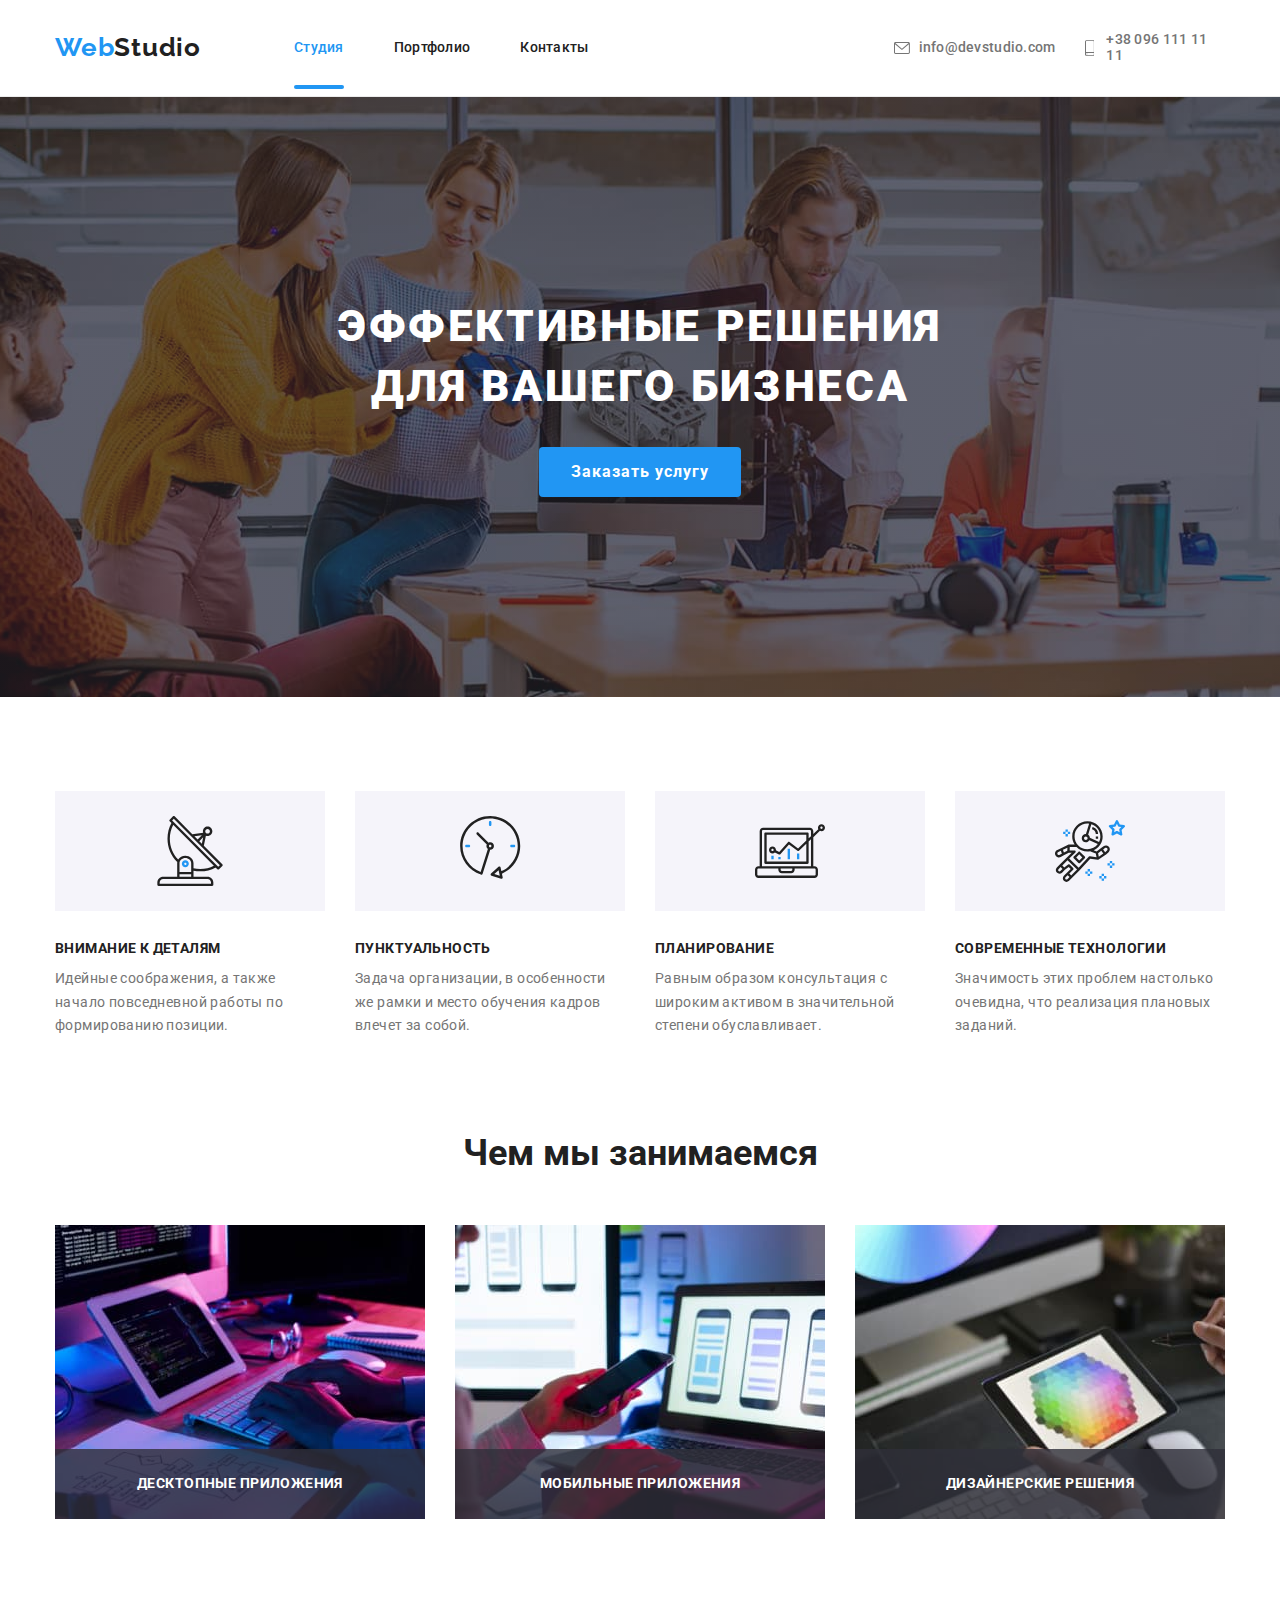
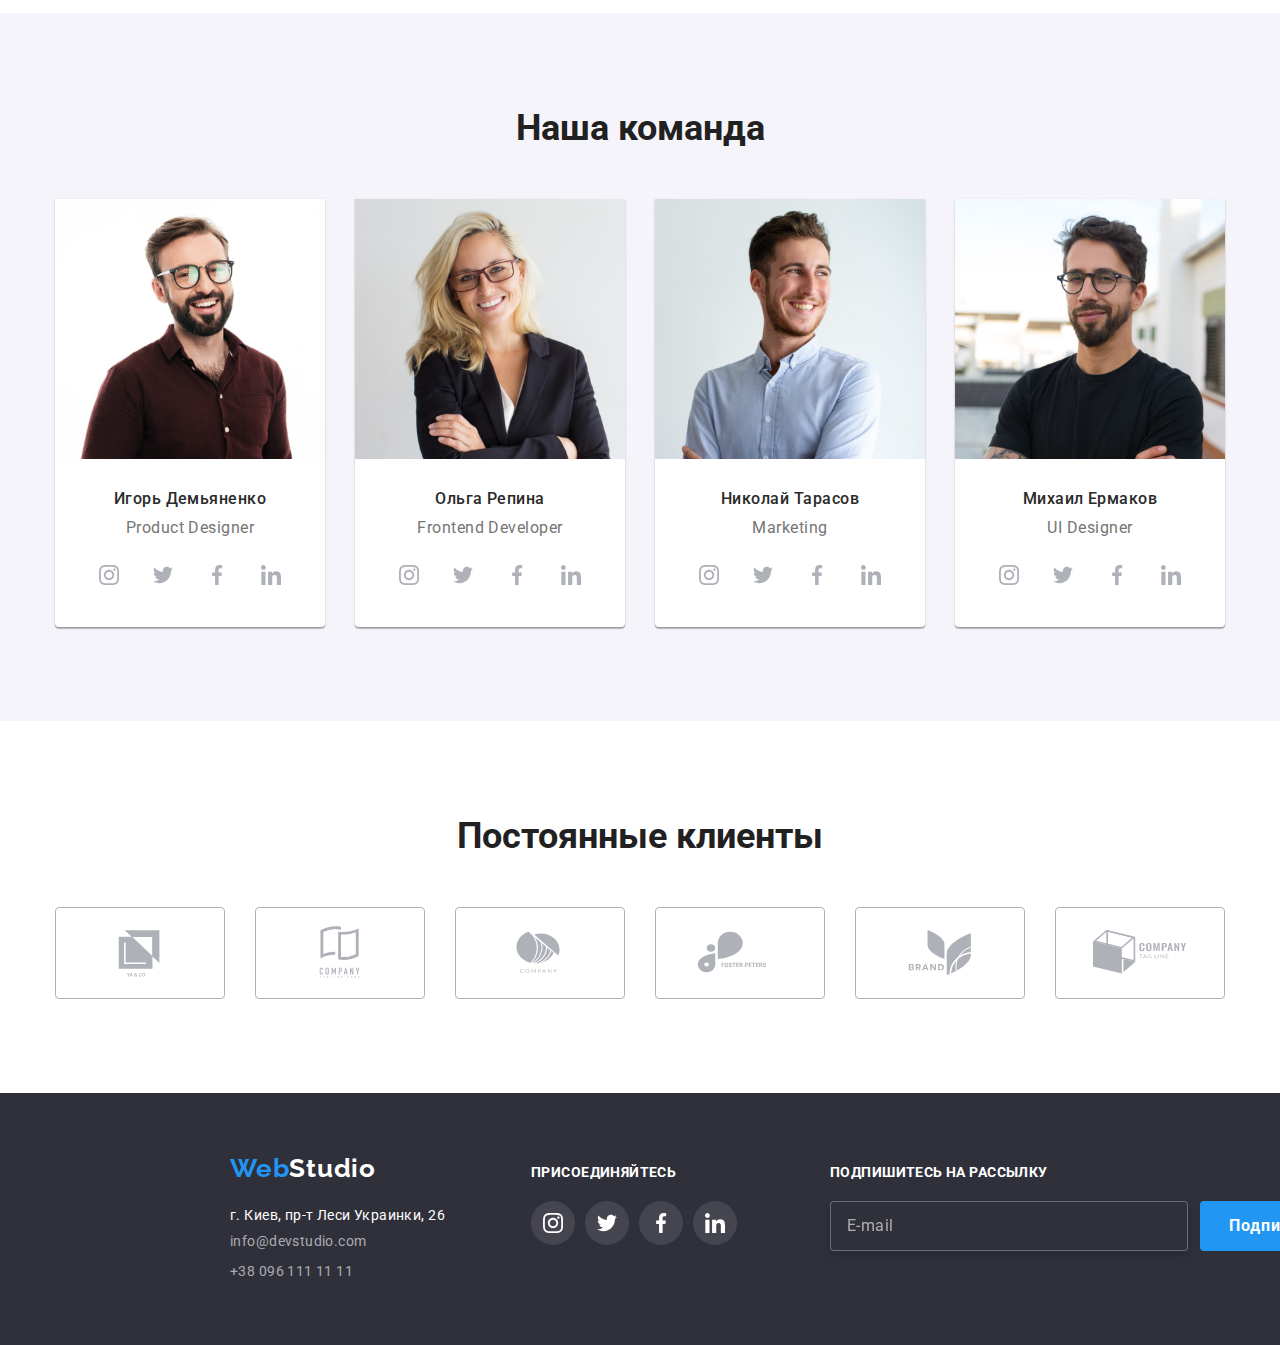
<file: index.html>
<!DOCTYPE html>
<html lang="ru">
<head>
  <meta charset="UTF-8">
  <meta http-equiv="X-UA-Compatible" content="IE=edge">
  <meta name="viewport" content="width=device-width, initial-scale=1.0">
  <title>WebStudio</title>

  <!-- Fontfamily -->
  <link 
  rel="preconnect" 
  href="https://fonts.googleapis.com"
  >
  <link 
  rel="preconnect" 
  href="https://fonts.gstatic.com" crossorigin
  >
  <link 
  href="https://fonts.googleapis.com/css2?family=Raleway:wght@700&family=Roboto:wght@400;500;700;900&display=swap" 
  rel="stylesheet"
  >
  <!-- Normalize -->
  <link 
  rel="stylesheet" 
  href="https://cdnjs.cloudflare.com/ajax/libs/modern-normalize/1.1.0/modern-normalize.min.css"
  >
  <!-- Css -->
  <link 
  rel="stylesheet" 
  href="./css/styles.css"
  >
</head>
<body>

  <!-- Header -->

  <header class="header">
    <div class= "container nav-container">
      <nav class="nav-list">
        <a href="./" class="logo-header logo link" aria-label="WebStudio">
          <span class="logo-web">Web</span>Studio
        </a>
        <ul class="site-nav list">
          <li class="nav-element"><a href="" class="nav-link link current" aria-label="Студия">Студия</a></li>
          <li class="nav-element"><a href="./portfolio.html" class="nav-link link" aria-label="Портфолио">Портфолио</a></li>
          <li class="nav-element"><a href="" class="nav-link link" aria-label="Контакты">Контакты</a></li>
        </ul>
      </nav>

      <ul class="contacts-list list">
        <li class="contacts-item">
          <a href="mailto:info@devstudio.com" class="contacts-link link " aria-label="Mail">
            <svg class="mail-icon"
              width="16px"
              height="12px">
              <use href="./images/icons.svg#icon-envelope"></use>
            </svg>info@devstudio.com
          </a>
        </li>
        <li class="contacts-item">
          <a href="tel:+380961111111" class="contacts-link link " aria-label="Phone number">
            <svg class="tell-icon"
              width="10px"
              height="16px">
              <use href="./images/icons.svg#icon-smartphone"></use>
            </svg>+38 096 111 11 11
          </a>
        </li>
      </ul>
    </div>
  </header>

<!-- Main -->

  <main>

<!-- Hero -->

    <section class="hero">
      <div class=" hero-container container ">
        <h1 class="hero-title">Эффективные решения для вашего бизнеса</h1>
        <button class="button" type="button" data-modal-open >Заказать услугу</button>
      </div>
    </section>

<!-- Feature -->

    <section class="feature-section">
      <div class="container">
        <h2 class="visually-hidden">Преимущество</h2>
        <ul class="feature-list list">
          <li class="feature-item">
            <div class="feature-icon-container">
            <svg class="feature-icon"
            width="70px" 
            height="70px">
              <use href="./images/icons.svg#icon-antenna"></use>
            </svg>
            </div>
            <h3 class="feature-title">Внимание к деталям</h3>
            <p class="feature-subtitle">Идейные соображения, а также начало повседневной работы по формированию позиции.</p>
          </li>
          <li class="feature-item">
            <div class="feature-icon-container">
              <svg class="feature-icon"
            width="70px" 
            height="70px">
              <use href="./images/icons.svg#icon-clock"></use>
            </svg>
            </div>
            <h3 class="feature-title">Пунктуальность</h3>
            <p class="feature-subtitle">Задача организации, в особенности же рамки и место обучения кадров влечет за собой.</p>
          </li>
          <li class="feature-item">
            <div class="feature-icon-container">
              <svg class="feature-icon"
            width="70px" 
            height="70px">
              <use href="./images/icons.svg#icon-diagram"></use>
            </svg>
            </div>
            <h3 class="feature-title">Планирование</h3>
            <p class="feature-subtitle">Равным образом консультация с широким активом в значительной степени обуславливает.</p>
          </li>
          <li class="feature-item">
            <div class="feature-icon-container">
              <svg class="feature-icon"
            width="70px" 
            height="70px">
              <use href="./images/icons.svg#icon-astronaut"></use>
            </svg>
            </div>
            <h3 class="feature-title">Современные технологии</h3>
            <p class="feature-subtitle">Значимость этих проблем настолько очевидна, что реализация плановых заданий.</p>
          </li>
        </ul>
      </div>

    </section>

<!-- Services -->

    <section class="services-section">
      <div class="container">
        <h2 class="section-title">Чем мы занимаемся</h2>
        <ul class="services-list list">
          <li class="services-item">
              <img src="./images/layout.jpg" class="image" alt="Программирование" width="370">
          <p class="services-description">Десктопные приложения</p>
            </li>
          <li class="services-item">
              <img src="./images/design.jpg" class="image" alt="Дизайн" width="370">
          <p class="services-description">Мобильные приложения</p>
            </li>
          <li class="services-item">
              <img src="./images/colorontablet.jpg" class="image" alt="Выбор цвета на графическом планшете" width="370">
          <p class="services-description">Дизайнерские решения</p>
            </li>
        </ul>
      </div>
    </section>

<!-- Team -->

    <section class="team-section">
      <div class="container">
        <h2 class="section-title">Наша команда</h2>
        <ul class="team-list list">
            <li class="team-card">
              <img src="./images/igordemyanenko.jpg" class="image" alt="Игорь Демьяненко" width="270">
            <div class="card-title">
              <h3 class="team-title">Игорь Демьяненко</h3>
              <p class="team-description">Product Designer</p>
              <ul class="social-list list">
                <li class="social-item">
                  <a href="" class="social-element" aria-label="instagram">
                    <svg class="social-icon "
                    height="20px"
                    width="20px">
                      <use href="images/icons.svg#icon-instagram" ></use>
                    </svg>
                  </a></li>
                <li class="social-item">
                  <a href="" class="social-element" aria-label="twitter">
                    <svg class="social-icon "
                    height="20px"
                    width="20px">
                      <use href="images/icons.svg#icon-twitter" ></use>
                    </svg>
                  </a></li>
                <li class="social-item">
                  <a href="" class="social-element"  aria-label="facebook">
                    <svg class="social-icon "
                    height="20px"
                    width="20px">
                      <use href="images/icons.svg#icon-facebook" ></use>
                    </svg>
                  </a></li>
                <li class="social-item">
                  <a href="" class="social-element"  aria-label="linkedin">
                    <svg class="social-icon "
                    height="20px"
                    width="20px">
                      <use href="images/icons.svg#icon-linkedin" ></use>
                    </svg>
                  </a></li>
              </ul>
            </div>
            </li>
            <li class="team-card">
              <img src="./images/olgarepina.jpg" class="image" alt="Ольга Репина" width="270">
            <div class="card-title">
              <h3 class="team-title">Ольга Репина</h3>
              <p class="team-description">Frontend Developer</p>
              <ul class="social-list list">
                <li class="social-item">
                  <a href="" class="social-element">
                    <svg class="social-icon "
                    height="20px"
                    width="20px">
                      <use href="images/icons.svg#icon-instagram" ></use>
                    </svg>
                  </a></li>
                <li class="social-item">
                  <a href="" class="social-element">
                    <svg class="social-icon "
                    height="20px"
                    width="20px">
                      <use href="images/icons.svg#icon-twitter" ></use>
                    </svg>
                  </a></li>
                <li class="social-item">
                  <a href="" class="social-element">
                    <svg class="social-icon "
                    height="20px"
                    width="20px">
                      <use href="images/icons.svg#icon-facebook" ></use>
                    </svg>
                  </a></li>
                <li class="social-item">
                  <a href="" class="social-element">
                    <svg class="social-icon "
                    height="20px"
                    width="20px">
                      <use href="images/icons.svg#icon-linkedin" ></use>
                    </svg>
                  </a></li>
              </ul>
              </div>
            </li>
            <li class="team-card">
              <img src="./images/nikolaitarasov.jpg" class="image" alt="Николай Тарасов" width="270">
            <div class="card-title">
              <h3 class="team-title">Николай Тарасов</h3>
              <p class="team-description">Marketing</p>
              <ul class="social-list list">
                <li class="social-item">
                  <a href="" class="social-element">
                    <svg class="social-icon "
                    height="20px"
                    width="20px">
                      <use href="images/icons.svg#icon-instagram" ></use>
                    </svg>
                  </a></li>
                <li class="social-item">
                  <a href="" class="social-element">
                    <svg class="social-icon "
                    height="20px"
                    width="20px">
                      <use href="images/icons.svg#icon-twitter" ></use>
                    </svg>
                  </a></li>
                <li class="social-item">
                  <a href="" class="social-element">
                    <svg class="social-icon "
                    height="20px"
                    width="20px">
                      <use href="images/icons.svg#icon-facebook" ></use>
                    </svg>
                  </a></li>
                <li class="social-item">
                  <a href="" class="social-element">
                    <svg class="social-icon "
                    height="20px"
                    width="20px">
                      <use href="images/icons.svg#icon-linkedin" ></use>
                    </svg>
                  </a></li>
              </ul>
            </div>
            </li>
            <li class="team-card">
              <img src="./images/mikhailermakov.jpg" class="image" alt="Михаил Ермаков" width="270">
            <div class="card-title">
              <h3 class="team-title">Михаил Ермаков</h3>
              <p class="team-description">UI Designer</p>
              <ul class="social-list list">
                <li class="social-item">
                  <a href="" class="social-element">
                    <svg class="social-icon "
                    height="20px"
                    width="20px">
                      <use href="images/icons.svg#icon-instagram" ></use>
                    </svg>
                  </a></li>
                <li class="social-item">
                  <a href="" class="social-element">
                    <svg class="social-icon "
                    height="20px"
                    width="20px">
                      <use href="images/icons.svg#icon-twitter" ></use>
                    </svg>
                  </a></li>
                <li class="social-item">
                  <a href="" class="social-element">
                    <svg class="social-icon "
                    height="20px"
                    width="20px">
                      <use href="images/icons.svg#icon-facebook" ></use>
                    </svg>
                  </a></li>
                <li class="social-item">
                  <a href="" class="social-element">
                    <svg class="social-icon "
                    height="20px"
                    width="20px">
                      <use href="images/icons.svg#icon-linkedin" ></use>
                    </svg>
                  </a></li>
              </ul>
            </div>
          </li>
        </ul>
      </div>
    </section>

<!-- Our clients -->

<section class="clients-section">
<div class="container">
    <h2 class="section-title">Постоянные клиенты</h2>
  <ul class="clients-list list">
    <li class="clients-item">
    <a  class="clients-icon" href="">
      <svg class="feature-icon "
          width="106px" 
          height="60px">
          <use href="./images/icons.svg#icon-logo-1"></use>
        </svg>
    </a>
    </li>
    <li class="clients-item">
    <a  class="clients-icon" href="">
      <svg class="feature-icon "
          width="106px" 
          height="60px">
          <use href="./images/icons.svg#icon-logo-2"></use>
        </svg>
    </a>
    </li>
    <li class="clients-item">
    <a  class="clients-icon" href="">
      <svg class="feature-icon "
          width="106px" 
          height="60px">
          <use href="./images/icons.svg#icon-logo-3"></use>
        </svg>
    </a>
    </li>
    <li class="clients-item">
    <a class="clients-icon" href="">
      <svg class="feature-icon "
          width="106px" 
          height="60px">
          <use href="./images/icons.svg#icon-logo-4"></use>
        </svg>
    </a>
    </li>
    <li class="clients-item">
    <a  class="clients-icon" href="">
      <svg class="feature-icon "
          width="106px" 
          height="60px">
          <use href="./images/icons.svg#icon-logo-5"></use>
        </svg>
    </a>
    </li>
    <li class="clients-item">
    <a  class="clients-icon" href="">
      <svg class="feature-icon "
          width="106px" 
          height="60px">
          <use href="./images/icons.svg#icon-logo-6"></use>
        </svg>
    </a>
    </li>
  </ul>
</div>
</section>
  </main>

<!-- Footer -->

  <footer class="footer">
    <div class="container">
      <div>
        <a href="./" class="logo-footer logo link" aria-label="WebStudio">
          <span class="logo-web">Web</span>Studio
        </a>
        <address class="address">
          <ul class="contacts-footer list">
            <li class="address-item"><a href="/" class="contacts-address link" aria-label="address">г. Киев, пр-т Леси Украинки, 26</a></li>
            <li class="address-item"><a href="mailto:info@devstudio.com" class="contacts-link link" aria-label="Mail">info@devstudio.com</a></li>
            <li class="address-item"><a href="tel:+380961111111" class="contacts-link link" aria-label="Phone number">+38 096 111 11 11</a></li>
          </ul>
        </address>
      </div>
      <div class="footer-social-container">
          <b class="subscribe">присоединяйтесь</b>
          <ul class="footer-social-list list">
            <li class="footer-social-item">
                    <a href="" class="footer-social-element" aria-label="instagram">
                      <svg class="footer-social-icon"
                      height="20px"
                      width="20px">
                        <use href="images/icons.svg#icon-instagram" ></use>
                      </svg>
                    </a></li>
                  <li class="footer-social-item">
                    <a href="" class="footer-social-element" aria-label="twitter">
                      <svg class="footer-social-icon"
                      height="20px"
                      width="20px">
                        <use href="images/icons.svg#icon-twitter" ></use>
                      </svg>
                    </a></li>
                  <li class="footer-social-item">
                    <a href="" class="footer-social-element" aria-label="facebook">
                      <svg class="footer-social-icon"
                      height="20px"
                      width="20px">
                        <use href="images/icons.svg#icon-facebook" ></use>
                      </svg>
                    </a></li>
                  <li class="footer-social-item">
                    <a href="" class="footer-social-element"  aria-label="linkedin">
                      <svg class="footer-social-icon"
                      height="20px"
                      width="20px">
                        <use href="images/icons.svg#icon-linkedin" ></use>
                      </svg>
                    </a></li>
          </ul>
      </div> 

      <div class="footer-form-container">
        <p class="subscribe footer-form-title">Подпишитесь на рассылку</p>
        <form class="footer-form">
            <input class="footer-email-input" type="email" name="email" placeholder="E-mail">
          <button class="button fotter-button" type="submit">
            Подписаться
            <svg class="footer-icon"
              width="24px"
              height="24px">
              <use href="./images/icons.svg#icon-send"></use>
            </svg>
          </button>
        </form>
      </div>
    </div>
  </footer>

<!-- Modal -->

  <div class="backdrop is-hidden" data-modal>
    <div class="modal">


    <div class="modal-container"  role="group" aria-labelledby="contact-details-head">
        <p class="modal-title" id="contact-details-head">Оставьте свои данные, мы вам перезвоним</p>
      <form class="modal-form">

        <label class="label">
          Имя
          <input class="modal-input" type="text" name="name" autofocus>
        <svg class="modal-icon"
          width="18px"
          height="18px">
          <use href="./images/icons.svg#icon-person-black">
          </use>
        </svg>
        </label>

        <label class="label">
          Телефон
          <input class="modal-input" type="tel" name="phone_number">
        <svg class="modal-icon"
          width="18px"
          height="18px">
          <use href="./images/icons.svg#icon-phone-black"></use>
        </svg>
        </label>

        <label class="label">
          Почта
          <input class="modal-input" type="email" name="email">
        <svg class="modal-icon"
          width="18px"
          height="18px">
          <use href="./images/icons.svg#icon-email-black"></use>
        </svg>
        </label>

        <label class="label label-texteria">
          Комментарий
        <textarea  class="textarea" name="Comment" rows="7" placeholder="Введите текст"></textarea>
        </label>

        <label class="label agreement">
          <input class="input-checkbox visually-hidden" id="user-checkbox" tabindex="-1" type="checkbox" name="consent" value="consent">
          <span class="fake" aria-labelledby="user-checkbox" tabindex="0">
            <svg class="icon-fake"
            width="11px"
            height="8px">
              <use href="./images/icons.svg#icon-Vector"></use>
            </svg>
          </span>
          Соглашаюсь с рассылкой и принимаю&nbsp;
          <a class="agreement-link" href="/">Условия договора</a>
          </label>

        <button class="button modal-button" type="submit">Отправить</button>
      </form>
    </div>
      <button class="modal-close" type="button" data-modal-close>
        <svg class="modal-close-icon"
        width="18px"
        height="18px">
          <use href="./images/icons.svg#icon-close-black"></use>
        </svg>
      </button>
    </div>
  </div>

  <script src="./js/modal.js"></script>
</body>
</html>
</file>
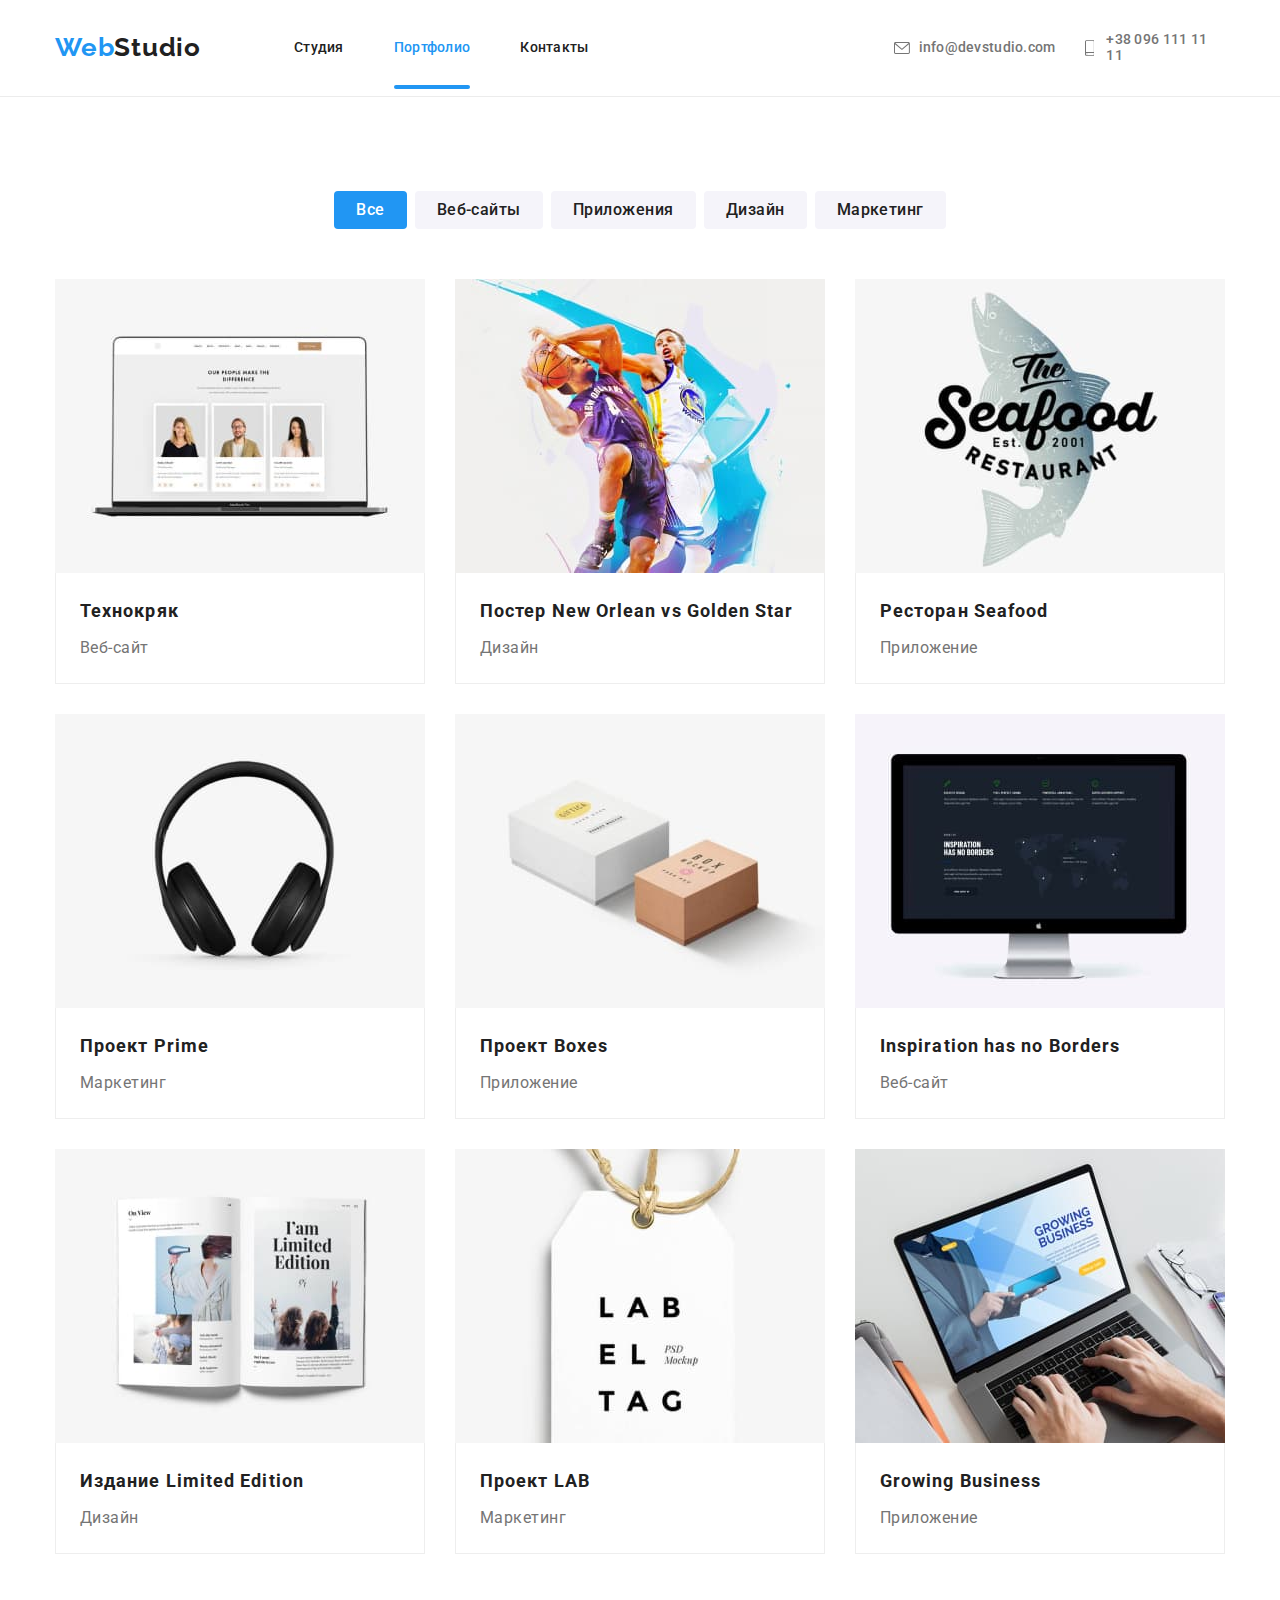
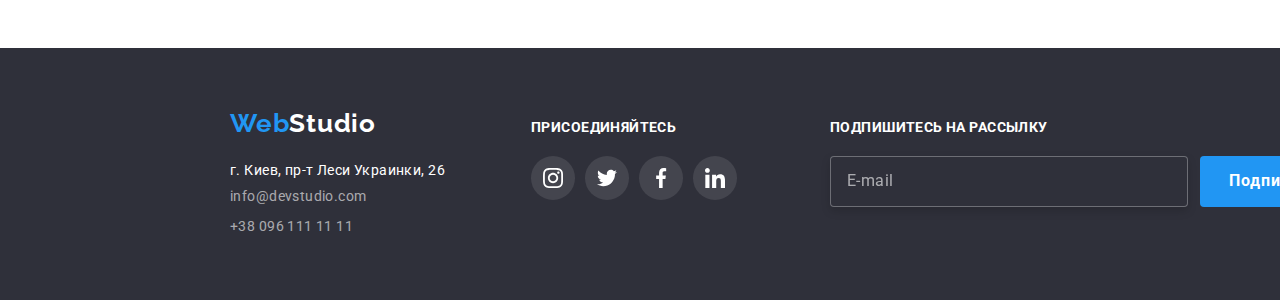
<file: portfolio.html>
<!DOCTYPE html>
<html lang="en">
<head>
  <meta charset="UTF-8">
  <meta http-equiv="X-UA-Compatible" content="IE=edge">
  <meta name="viewport" content="width=device-width, initial-scale=1.0">
  <title>WebStudio</title>

  <!-- Fontfamily -->
  <link rel="preconnect" href="https://fonts.googleapis.com">
  <link rel="preconnect" href="https://fonts.gstatic.com" crossorigin>
  <link href="https://fonts.googleapis.com/css2?family=Raleway:wght@700&family=Roboto:wght@400;500;700;900&display=swap" rel="stylesheet">
  <!-- Normalize -->
  <link 
  rel="stylesheet" 
  href="https://cdnjs.cloudflare.com/ajax/libs/modern-normalize/1.1.0/modern-normalize.min.css"
  >
  <!-- Css -->
  <link rel="stylesheet" href="./css/styles.css">
</head>
<body>

  <!-- Header -->

  <header class="header">
    <div class= "container nav-container">
      <nav class="nav-list">
        <a href="./" class=" logo-header logo link" aria-label="WebStudio">
          <span class="logo-web">Web</span>Studio
        </a>
        <ul class="site-nav list">
          <li class="nav-element"><a href="./index.html" class="nav-link link" aria-label="Студия">Студия</a></li>
          <li class="nav-element"><a href="./portfolio.html" class="nav-link link current" aria-label="Портфолио">Портфолио</a></li>
          <li class="nav-element"><a href="" class="nav-link link" aria-label="Контакты">Контакты</a></li>
        </ul>
      </nav>

      <ul class="contacts-list list">
        <li class="contacts-item">
          <a href="mailto:info@devstudio.com" class="contacts-link link" aria-label="Mail">
            <svg class="mail-icon"
              width="16px"
              height="12px">
              <use href="./images/icons.svg#icon-envelope"></use>
            </svg>info@devstudio.com
          </a>
        </li>
        <li class="contacts-item">
          <a href="tel:+380961111111" class="contacts-link link" aria-label="Phone number">
            <svg class="tell-icon"
              width="10px"
              height="16px">
              <use href="./images/icons.svg#icon-smartphone"></use>
            </svg>+38 096 111 11 11
          </a>
        </li>
      </ul>
    </div>
  </header>

<!-- Main -->

  <main>

<!-- Filter -->
<section class="section-portfolio">
  <div class="container">
  <h1 class="visually-hidden">Наши работы</h1>
  <ul class="filter list">
    <li class="filter-item"><button type="button" class="filter-button current">Все</button></li>
    <li class="filter-item"><button type="button" class="filter-button">Веб-сайты</button></li>
    <li class="filter-item"><button type="button" class="filter-button">Приложения</button></li>
    <li class="filter-item"><button type="button" class="filter-button">Дизайн</button></li>
    <li class="filter-item"><button type="button" class="filter-button">Маркетинг</button></li>
  </ul>

  <!-- Portfolio -->
  
      <ul class="portfolio list">
    <li class="portfolio-card">
        <a href="/" target="_blank" class="link portfolio-link">
        <div class="portfolio-overlay">
          <p class="portfolio-text-overlay">Ресурс предлагает комплексные предложения с разным уровнем функционала и сервисов. Все это позволит посетителю получить исчерпывающие сведения о компании или частном лице.</p>
          <img src="./images/technokriak.jpg" class="image" alt="Технокряк" width="370">
        </div>
          <div class= "portfolio-title-descr">
        <h3 class="portfolio-title">Технокряк</h3>
        <p class="description">Веб-сайт</p>
        </div>  
      </a>
    </li>
    <li class="portfolio-card">
        <a href="/" target="_blank" class="link portfolio-link">
        <div class="portfolio-overlay">
          <p class="portfolio-text-overlay">Ресурс предлагает комплексные предложения с разным уровнем функционала и сервисов. Все это позволит посетителю получить исчерпывающие сведения о компании или частном лице.</p>
          <img src="./images/bassketball.jpg" class="image" alt="Баскетболисты" width="370">
        </div>
          <div class="portfolio-title-descr">
        <h3 class="portfolio-title">Постер New Orlean vs Golden Star</h3>
        <p class="description">Дизайн</p>
        </div>
      </a>
    </li>
    <li class="portfolio-card">
      <a href="/" target="_blank" class="link portfolio-link">
        <div class="portfolio-overlay">
          <p class="portfolio-text-overlay">Ресурс предлагает комплексные предложения с разным уровнем функционала и сервисов. Все это позволит посетителю получить исчерпывающие сведения о компании или частном лице.</p>
          <img src="./images/seafood.jpg" class="image" alt="Эмблема в виде рыбы" width="370">
        </div>
          <div class="portfolio-title-descr">
        <h3 class="portfolio-title">Ресторан Seafood</h3>
        <p class="description">Приложение</p>
        </div>
      </a>
    </li>
    <li class="portfolio-card">
      <a href="/" target="_blank" class="link portfolio-link">
        <div class="portfolio-overlay">
          <p class="portfolio-text-overlay">Ресурс предлагает комплексные предложения с разным уровнем функционала и сервисов. Все это позволит посетителю получить исчерпывающие сведения о компании или частном лице.</p>
          <img src="./images/headphone.jpg" class="image" alt="Наушники" width="370">
        </div>
          <div class="portfolio-title-descr">
        <h3 class="portfolio-title">Проект Prime</h3>
        <p class="description">Маркетинг</p>
        </div>
      </a>
    </li>
    <li class="portfolio-card">
      <a href="/" target="_blank" class="link portfolio-link">
        <div class="portfolio-overlay">
          <p class="portfolio-text-overlay">Ресурс предлагает комплексные предложения с разным уровнем функционала и сервисов. Все это позволит посетителю получить исчерпывающие сведения о компании или частном лице.</p>
          <img src="./images/boxes.jpg" class="image" alt="Коробки" width="370" >
        </div>
          <div class="portfolio-title-descr">
        <h3 class="portfolio-title">Проект Boxes</h3>
        <p class="description">Приложение</p>
        </div>
      </a>
    </li>
    <li class="portfolio-card">
      <a href="/" target="_blank" class="link portfolio-link">
        <div class="portfolio-overlay">
          <p class="portfolio-text-overlay">Ресурс предлагает комплексные предложения с разным уровнем функционала и сервисов. Все это позволит посетителю получить исчерпывающие сведения о компании или частном лице.</p>
          <img src="./images/website.jpg" class="image" alt="Веб-сайт" width="370">
        </div>
          <div class="portfolio-title-descr">
        <h3 class="portfolio-title">Inspiration has no Borders</h3>
        <p class="description">Веб-сайт</p>
        </div>
      </a>
    </li>
    <li class="portfolio-card">
      <a href="/" target="_blank" class="link portfolio-link">
        <div class="portfolio-overlay">
          <p class="portfolio-text-overlay">Ресурс предлагает комплексные предложения с разным уровнем функционала и сервисов. Все это позволит посетителю получить исчерпывающие сведения о компании или частном лице.</p>
          <img src="./images/book.jpg" class="image" alt="Книга" width="370">
        </div>
        <div class="portfolio-title-descr">
          <h3 class="portfolio-title">Издание Limited Edition</h3>
          <p class="description">Дизайн</p>
        </div>
      </a>
    </li>
    <li class="portfolio-card">
      <a href="/" target="_blank" class="link portfolio-link">
        <div class="portfolio-overlay">
          <p class="portfolio-text-overlay">Ресурс предлагает комплексные предложения с разным уровнем функционала и сервисов. Все это позволит посетителю получить исчерпывающие сведения о компании или частном лице.</p>
          <img src="./images/labeltag.jpg" class="image" alt="Метка" width="370">
        </div>
          <div class="portfolio-title-descr">
        <h3 class="portfolio-title">Проект LAB</h3>
        <p class="description">Маркетинг</p>
        </div>
      </a>
    </li>
    <li class="portfolio-card">
      <a href="/" target="_blank" class="link portfolio-link">
        <div class="portfolio-overlay">
          <p class="portfolio-text-overlay">Ресурс предлагает комплексные предложения с разным уровнем функционала и сервисов. Все это позволит посетителю получить исчерпывающие сведения о компании или частном лице.</p>
          <img src="./images/growingbusiness.jpg" class="image" alt="Сайт на мониторе" width="370">
        </div>
          <div class="portfolio-title-descr">
        <h3 class="portfolio-title">Growing Business</h3>
        <p class="description">Приложение</p>
        </div>
      </a>
      </li>
  </ul>
  </div>

</section>
  </main>

<!-- Footer -->

  <footer class="footer">
    <div class="container">
      <div>
        <a href="./" class="logo-footer logo link" aria-label="WebStudio">
          <span class="logo-web">Web</span>Studio
        </a>
        <address class="address">
          <ul class="contacts-footer list">
            <li class="address-item"><a href="/" class="contacts-address link" aria-label="address">г. Киев, пр-т Леси Украинки, 26</a></li>
            <li class="address-item"><a href="mailto:info@devstudio.com" class="contacts-link link" aria-label="Mail">info@devstudio.com</a></li>
            <li class="address-item"><a href="tel:+380961111111" class="contacts-link link" aria-label="Phone number">+38 096 111 11 11</a></li>
          </ul>
        </address>
      </div>
      <div class="footer-social-container">
          <b class="subscribe">присоединяйтесь</b>
          <ul class="footer-social-list list">
            <li class="footer-social-item">
                    <a href="" class="footer-social-element" aria-label="instagram">
                      <svg class="footer-social-icon"
                      height="20px"
                      width="20px">
                        <use href="images/icons.svg#icon-instagram" ></use>
                      </svg>
                    </a></li>
                  <li class="footer-social-item">
                    <a href="" class="footer-social-element" aria-label="twitter">
                      <svg class="footer-social-icon"
                      height="20px"
                      width="20px">
                        <use href="images/icons.svg#icon-twitter" ></use>
                      </svg>
                    </a></li>
                  <li class="footer-social-item">
                    <a href="" class="footer-social-element" aria-label="facebook">
                      <svg class="footer-social-icon"
                      height="20px"
                      width="20px">
                        <use href="images/icons.svg#icon-facebook" ></use>
                      </svg>
                    </a></li>
                  <li class="footer-social-item">
                    <a href="" class="footer-social-element"  aria-label="linkedin">
                      <svg class="footer-social-icon"
                      height="20px"
                      width="20px">
                        <use href="images/icons.svg#icon-linkedin" ></use>
                      </svg>
                    </a></li>
          </ul>
      </div> 

      <div class="footer-form-container">
        <p class="subscribe footer-form-title">Подпишитесь на рассылку</p>
        <form class="footer-form">
            <input class="footer-email-input" type="email" name="email" placeholder="E-mail">
          <button class="button fotter-button" type="submit">
            Подписаться
            <svg class="footer-icon"
              width="24px"
              height="24px">
              <use href="./images/icons.svg#icon-send"></use>
            </svg>
          </button>
        </form>
      </div>
    </div>
  </footer>

</body>
</html>
</file>
<file: css/styles.css>
/* Styles for index.html */
:root {
  --primary-text-color: #2a2a2a;
  --title-text-color: #212121;
  --accent-color: #2196F3;
  --primary-white-color: #FFFFFF;
  --grey: #757575;
  --grey-light: rgba(255, 255, 255, 0.6);
  --grey-ultra-light: #F5F4FA;
  --background-color: #2F303A;
  --background-color-for-hero:#C4C4C4;
  /* --primary-bg-color:#E5E5E5; */
} 

/* Box-sizing */
html {
  box-sizing: border-box;
}


/* Body */
body {
  margin: 0;

  /* background-color: var(--primary-bg-color); */
  color: var(--primary-text-color);

  font-size: 14px;
  font-weight: 400;
  line-height: 1.71;
  font-family: Roboto, sans-serif;
}

/* Class .container  */
.container {
  width: 1200px;
  margin: 0 auto;
  padding: 0 15px;
}

/* Class .list  */
.list {
  list-style: none;
  
  margin: 0;
  padding: 0;
}

/* Class .link  */
.link {
  text-decoration: none;
}

/* Class .section-title  */
.section-title {
  color: var(--title-text-color);

  font-size: 36px;
  line-height: 1.17;
  text-align: center;
}

/* Class .image */
.image {
  width: 100%;
  height: auto;
  display:block;
}

/* INDEX.HTML */

/* HEADER */
.header {
  border-bottom: 1px solid #ECECEC
}

.nav-container {
  display: flex;
  align-items: center;
}

.nav-list {
  display: flex;
  align-items: center;
}

/* Logo */

.logo {
  margin-right: 93px;

  color: var(--title-text-color);

  font-family: Raleway;
  font-size: 26px;
  font-weight: 700;
  line-height: 1.19;
  letter-spacing: 0.03em;
}

.logo-web {
  color: var(--accent-color);
}

/* Nav */

.site-nav {
  display: flex;
  align-items: center;
}

.nav-element:not(:last-child) {
  margin-right: 50px;
}

.nav-link {
  display: block;
  padding: 32px 0;

  color: var(--title-text-color);

  font-weight: 500;
  line-height: 1.14;
  letter-spacing: 0.02em;

  transition-timing-function: cubic-bezier(0.4, 0, 0.2, 1);
  transition-duration: 250ms;
  transition-property: color;

}

.nav-link:hover,
.nav-link:focus {
  color: var(--accent-color);
}

.nav-link.current{
  color: var(--accent-color);
}

/* hover-line */
.nav-link.current,
.nav-link {
  position: relative;
}


.nav-link.current::after {
  content: "";
  position: absolute;
  bottom: -1.5px;
  left: 0;

  width: 100%;
  height: 4px;

  background: #2196F3;
  border-radius: 2px;
  }




/* contacts */

.contacts-list {
  display: flex;
  align-items: center;
  margin-left: 305px;
}

.contacts-item:not(:last-child){
  margin-right: 29px;
}

.contacts-link {
  display: flex;
  align-items: center;
  padding: 32px 0;


  color: var(--grey);
  fill: var(--grey);

  font-weight: 500;
  line-height: 1.14;
  letter-spacing: 0.02em;

  transition-timing-function: cubic-bezier(0.4, 0, 0.2, 1) ;
  transition-duration: 250ms;
  transition-property: color, fill;
}

.contacts-link:hover,
.contacts-link:focus {
  color: var(--accent-color);
  fill: var(--accent-color);
}

/* icons for contacts */
.mail-icon {
  margin-right: 9px;
}

.tell-icon {
  margin-right: 12px;
}


/* MAIN */

/* Hero */
.hero {
  padding: 200px 0;
  margin: auto;


  background-color: var(--background-color-for-hero);

  background-image:
  linear-gradient(
    rgba(47, 48, 58, 0.475),
    rgba(47, 48, 58, 0.475)),
    url(../images/team.jpg);
  background-repeat: no-repeat;
  background-position: center;
  max-width: 1600px; 
  }

.hero-container {
  text-align: center;
}


.visually-hidden {
  position: absolute;
  width: 1px;
  height: 1px;
  margin: -1px;
  padding: 0;
  overflow: hidden;
  border: 0;
  clip: rect(0 0 0 0);
}

.hero-title {
  max-width: 696px;
  margin: 0 auto 30px;

  color: var(--primary-white-color);

  font-weight: 900;
  font-size: 44px;
  line-height: 1.36;
  letter-spacing: 0.06em;
  text-transform: uppercase;
}

.button {
  padding: 10px 32px;
  min-width: 200px;
  border: 0;
  border-radius: 4px;

  color: var(--primary-white-color);
  background-color: var(--accent-color);

  font-family: inherit;
  font-weight: 700;
  font-size: 16px;
  line-height: 1.88;
  letter-spacing: 0.06em;

  cursor: pointer;
  transition-duration: 250ms;
  transition-timing-function: cubic-bezier(0.4, 0, 0.2, 1);
  transition-property: background-color;
}
.button:focus,
.button:hover {
  background-color: #188CE8;;
}

/* Feature */

.feature-section {
  padding: 94px 0 47px;
}

.feature-list {

  display: flex;
  align-items: center;
  justify-content: center;
}

.feature-item {
  width: 270px;
  margin-right: 30px;
}

.feature-item:last-child {
  margin-right: 0;
}

.feature-icon-container {
  margin-bottom: 30px;
  display: flex;
  align-items: center;
  justify-content: center;

  background: #F5F4FA;

  width: 270px;
  height: 120px;
}

.feature-title {
  margin: 0 0 10px;
  color: var(--title-text-color);

  font-weight: 700;
  font-size: 14px;
  line-height: 1.14;
  text-transform: uppercase;
  letter-spacing: 0.03em;
}

.feature-subtitle {
  margin: 0;

  color: var(--grey);

  line-height: 1.71;
  letter-spacing: 0.03em;
}

/* Services */

.services-section {
  padding: 47px 0 94px;
}

.section-title {
  margin: 0 0 50px;
  
  text-align: center;
}

.services-list {
  display: flex;
  align-items: center;
  justify-content: center;
}
  
.services-item {
  position: relative;

  margin-right: 30px;
}

.services-item:last-child {
  margin-right: 0;
}
/* description */

.services-description {
  position: absolute;
  bottom: 0;
  padding: 27px;
  right: 0;
  left: 0;

  margin: 0;
  font-weight: 700;
  line-height: 1.14;
  text-align: center;
  letter-spacing: 0.03em;
  text-transform: uppercase;

  color: var(--primary-white-color);

  background: rgba(47, 48, 58, 0.8);
}

/* Team */

.team-section {
  background-color: #F5F4FA;
  padding: 94px 0;
}

.team-list {
  display: flex;
  align-items: center;
  justify-content: center;
}

.team-card {
  margin: 0 30px 0 0;

  background-color:var(--primary-white-color) ;

  box-shadow: 0px 1px 3px rgba(0, 0, 0, 0.12), 0px 1px 1px rgba(0, 0, 0, 0.14), 0px 2px 1px rgba(0, 0, 0, 0.2);
  border-radius: 0px 0px 4px 4px;
}

.card-title {
  padding: 30px 32px;

  text-align: center;
}

.team-title {
  margin: 0 0 10px 0;

  font-weight: 500;
  font-size: 16px;
  line-height: 1.19;
  letter-spacing: 0.03em;
}



.team-card:last-child {
  margin-right: 0;
}

.team-description {

  color: var(--grey);

  font-weight: 400;
  font-size: 16px;
  line-height: 1.19;
  letter-spacing: 0.03em;

  margin: 0 0 16px;
}

.social-list {
  display: flex;
  align-items: center;
  justify-content: center;
}

.social-element {
  display: flex;
  align-items: center;
  justify-content: center;

  fill: #AFB1B8 ;

  height: 44px;
  width: 44px;
  border-radius: 50%;
  transition-timing-function: cubic-bezier(0.4, 0, 0.2, 1) ;
  transition-duration: 250ms;
  transition-property: background-color, fill;

}
.social-item:not(:last-child) {
  margin-right: 10px;
  
}

.social-element:hover,
.social-element:focus {
  background-color: var(--accent-color);
  fill: var(--primary-white-color)
}

/* Our clients */

.clients-section {
  padding: 94px 0;
}
.clients-list {
  display: flex;
  align-items: center;
}

.clients-item {
  width: 170px;
  height: 92px;
}

.clients-icon{
  display: flex;
  align-items: center;
  justify-content: center;

  fill: #AFB1B8;


  border: 1px solid #AFB1B8;
  border-radius: 4px;
  width: 100%;
  height: 100%;

  transition-timing-function: cubic-bezier(0.4, 0, 0.2, 1) ;
  transition-duration: 250ms;
  transition-property: fill, border;
}
.clients-item:not(:last-child) {
  margin-right: 30px;
}

.clients-icon:hover,
.clients-icon:focus {
  fill: var(--accent-color);
  border: 1px solid #2196F3;
}

/* FOOTER */

.footer {
  padding: 60px 215px;

  background-color: var(--background-color)
}



.footer .logo {
  color: var(--primary-white-color);
}

.logo-footer {
  display: inline-block;
  margin-bottom: 20px;
  margin-right: 0;
}
.address-item {
  margin-bottom: 9px;
  height: 21px;
}
.address-item:last-child {
  margin-bottom: 0;
}

.contacts-footer {
  width: 231px;
}

.contacts-address {
  color: var(--primary-white-color);

  font-style: normal;
  letter-spacing: 0.03em;

}

.footer .contacts-link {
  padding: 0;
  color: var(--grey-light);

  font-weight: 400;
  font-style: normal;
  letter-spacing: 0.03em;

  transition-timing-function: cubic-bezier(0.4, 0, 0.2, 1) ;
  transition-duration: 250ms;
  transition-property: color;
}

.footer .contacts-link:hover,
.footer .contacts-link:focus {
  color: var(--accent-color);
}
/* Social */

.footer .container {
  display: flex;
  align-items: baseline;
}

.footer-social-container {
margin-left: 70px;

}

.subscribe {
  display: block;
  margin-bottom: 20px;

  color: var(--primary-white-color);


  font-weight: 700;
  line-height: 1.14;
  letter-spacing: 0.03em;
  text-transform: uppercase;
}

.footer-social-list {
display: flex;
}

.footer-social-item {
display: flex;
}

.footer-social-item:not(:last-child) {
  margin-right: 10px;
}

.footer-social-element {
  display: flex;
  align-items: center;
  justify-content: center;

  background-color: rgba(255, 255, 255, 0.1);
  fill: var(--primary-white-color);

  width: 44px;
  height: 44px;
  border-radius: 50%;

  transition-duration: 250ms;
  transition-timing-function: cubic-bezier(0.4, 0, 0.2, 1);
  transition-property: background-color;
}

.footer-social-element:hover,
.footer-social-element:focus {
  background-color: var(--accent-color);
}

/* footer-modal */

.footer-form-container {
  display: flex;
  flex-direction: column;
  margin-left: 93px;
  width: 570px;

}


.footer-form {
  display: flex;
  align-items: flex-end;


}

.footer-form-title {
  margin: 0 0 20px ;
  color: var(--primary-white-color);

  font-weight: 700;
  line-height: 1.14;
  letter-spacing: 0.03em;
}

.footer-label {
  display: flex;
  flex-direction: column;
  margin: 0;
  width: 100%;
}

.footer-email-input {
  font-size: 16px;
  padding: 15px 10px 15px 16px;
  width: 100%;

  background: var(--background-color);
  color: var(--background-color-for-hero);

  border: 1px solid rgba(255, 255, 255, 0.3);
  filter: drop-shadow(0px 4px 4px rgba(0, 0, 0, 0.15));
  border-radius: 4px;
  outline: transparent;
  transition-property: solid;
  transition-duration: 250ms;
  transition-timing-function: cubic-bezier(0.4, 0, 0.2, 1);
}

.footer-email-input:focus {
  border: 1px solid var(--accent-color);
}

.footer-email-input::placeholder {
  font-weight: 400;
  font-size: 16px;
  line-height: 1.25;
  letter-spacing: 0.03em;

  color: rgba(255, 255, 255, 0.6);
}

.fotter-button {
display: flex;
justify-content: center;
align-items: center;
margin-left: 12px;

padding: 10px 28px 10px 29px ;

fill: var(--primary-white-color);
}

.footer-icon {
  padding: 0;
  margin-left: 10px;
}
/* Modal */

.backdrop {
  position: fixed;


  width: 100vw;
  height: 100vh;
  left: 0px;
  top: 0px;

  background: rgba(0, 0, 0, 0.2);
  
  opacity: 1;
  visibility: visible;
  pointer-events: initial;

  transition-property: opacity, visibility;
  transition-duration: 250ms;
  transition-timing-function: cubic-bezier(0.4, 0, 0.2, 1);

}

.modal {
  position: absolute;
  width: 528px;
  top:50%;
  left:50%;
  transform: translate(-50%,-50%);

  background: #FFFFFF;
  box-shadow: 0px 1px 3px rgba(0, 0, 0, 0.12), 0px 1px 1px rgba(0, 0, 0, 0.14), 0px 2px 1px rgba(0, 0, 0, 0.2);
  border-radius: 4px;
}

.backdrop.is-hidden {
  opacity: 0;
  visibility: hidden;
  pointer-events: none;
}

.modal-close {
  display: flex;
  justify-content: center;
  align-items: center;
  position: absolute;
  top: 8px;
  right: 8px;

  width: 30px;
  height: 30px;

  background: #FFFFFF;
  border: 1px solid rgba(0, 0, 0, 0.1);
  border-radius: 50%;

  cursor: pointer;
  transition-timing-function: cubic-bezier(0.4, 0, 0.2, 1) 250s;
  transition-duration: 250ms;
  transition-property: fill;
}

  .modal-close:focus,
  .modal-close:hover {
  fill:var(--accent-color);
}

.modal-close-icon {
  display: block;
}

/* Form */

.modal-container {
  padding: 40px;
}

.modal-form {
  display: flex;
  flex-direction: column;
  justify-content: center;

}

.modal-title{
  text-align: center;
  margin-top: 0;
  margin-bottom: 12px;
  font-weight: 700;
  font-size: 20px;
  line-height: 1.15;
  letter-spacing: 0.03em;
;
}

.label {
  display: flex;
  position: relative;
  flex-direction: column;
  
  margin-bottom: 10px;


  font-size: 12px;
  line-height: 1.16;
  letter-spacing: 0.01em;

  color: var(--grey);
}


.modal-input {
  padding: 12px 10px 12px 42px;
  margin-top: 4px;
  border: 1px solid rgba(33, 33, 33, 0.2);
  border-radius: 4px;
  outline: transparent;
  transition-timing-function: cubic-bezier(0.4, 0, 0.2, 1) ;
  transition-duration: 250ms;
  transition-property: border-color ;
  
}

.modal-input:focus {
  border-color: var(--accent-color);
}

.modal-input:focus +.modal-icon{
  fill: var(--accent-color);
}

.modal-icon {
  padding: 0;
  position: absolute;
  top: 50%;
  left: 12px;


  fill: var(--title-text-color);
  transition-timing-function: cubic-bezier(0.4, 0, 0.2, 1);
  transition-duration: 250ms;
  transition-property: fill;

}



.textarea {
  padding: 11px 16px;
  margin-top: 4px;
  outline: transparent;

  border: 1px solid rgba(33, 33, 33, 0.2);
  border-radius: 4px;

  transition-timing-function: cubic-bezier(0.4, 0, 0.2, 1) ;
  transition-duration: 250ms;
  transition-property: border-color;

  resize: none;
}


.textarea:focus {
border-color: var(--accent-color);
}

.textarea::placeholder {
  font-weight: 400;
  font-size: 12px;
  line-height: 1.166;
  letter-spacing: 0.01em;

  color: rgba(117, 117, 117, 0.5);

}

.fake {

  display: flex;
  justify-content: center;
  align-items: center;
  background:var(--primary-white-color);
  width: 16px;
  height: 15px;
  margin-right: 8px;

  border-radius: 4px;
  outline: 2px solid var(--title-text-color);
  outline-offset: -2px;

  transition-timing-function: cubic-bezier(0.4, 0, 0.2, 1);
  transition-duration: 250ms;
  transition-property: solid, background-color;
}

.fake:focus {
    outline: 2px solid var(--accent-color);
}

.icon-fake {
  fill: var(--primary-white-color) ;
  transition-timing-function: cubic-bezier(0.4, 0, 0.2, 1);
  transition-duration: 250ms;
  transition-property: fill;
}

.input-checkbox:checked + .fake {
  outline-color: var(--accent-color);
  background-color: var(--accent-color);
}

.agreement-link {
  text-decoration-line: underline;
  color: var(--accent-color);
}

.agreement {
  display: flex;
  flex-direction: row;
  justify-content: center;
  align-items:center ;
  text-align: center;
  margin-bottom: 30px ;
  margin-top: 10px;


  font-weight: 400;
  font-size: 14px;
  line-height: 1.71;
  letter-spacing: 0.03em;

  color: var(--grey);
}

.modal-button {
  margin: 0 auto;
  width: 200px;
  height: 50px;
}




/* STYLES FOR PORTFOLIO */

/* MAIN */
/* Portfolio */
.section-portfolio {
  padding: 94px 0;
}

.portfolio {
  display: flex;
  flex-wrap: wrap;
}

.portfolio-card {
  margin: 0 30px 30px 0;
}

.portfolio-card:nth-child(3n+3) {
  margin-right: 0;
}

.portfolio-card:nth-last-child(-n+3) {
  margin-bottom: 0;
}
.portfolio-link{
  display: block;
  transition-timing-function: cubic-bezier(0.4, 0, 0.2, 1) ;
  transition-duration: 250ms;
  transition-property: box-shadow;
}

.portfolio-link:hover,
.portfolio-link:focus {
  box-shadow: 0px 1px 1px rgba(0, 0, 0, 0.12),
    0px 4px 4px rgba(0, 0, 0, 0.06),
    1px 4px 6px rgba(0, 0, 0, 0.16);
}

.portfolio-title-descr {
  padding: 20px 24px;

  border: 1px solid #EEEEEE;
  border-top: 0;
}

.portfolio-title {
  margin: 0 0 4px;

  color: var(--title-text-color);

  font-size: 18px;
  line-height: 2;
  letter-spacing: 0.06em;
}

.description {
  margin: 0;

  color: var(--grey);

  font-size: 16px;
  line-height: 1.88;
  letter-spacing: 0.03em;
}

/* overlay */

.image-container{
  position: relative;
}

.portfolio-text-overlay {
  position: absolute;
  transform: translateY(100%);
  transition-timing-function: cubic-bezier(0.4, 0, 0.2, 1) ;
  transition-duration: 250ms;
  transition-property: transform, opacity;
  top: 0;
  bottom: 0;
  opacity: 0;

  padding: 63px 24px;
  margin: 0;

  font-weight: 400;
  font-size: 18px;
  line-height: 1.5;
  letter-spacing: 0.03em;

  color: var(--primary-white-color);

  background: rgba(33, 150, 243, 0.9);
}

.portfolio-overlay {
position: relative;
overflow: hidden;
}



.portfolio-link:hover .portfolio-text-overlay,
.portfolio-link:focus .portfolio-text-overlay {
    transform: translateY(0);
    opacity: 1;
  }



/* Filter */
.filter {
    display: flex;
    justify-content: center;
    margin-bottom: 50px;
}

.filter-item {
margin-right: 8px;
}

.filter-item:last-child {
  margin-right: 0;
}

.filter-button {
  padding: 6px 22px;
  
  color: var(--title-text-color);
  background-color: var(--grey-ultra-light);
  border: 0;
  
  font-family: inherit;
  font-weight: 500;
  font-size: 16px;
  line-height: 1.63;
  letter-spacing: 0.03em;
  border-radius: 4px;
  
  cursor: pointer;
  transition-timing-function: cubic-bezier(0.4, 0, 0.2, 1);
  transition-duration:250ms;
  transition-property:color, background-color, box-shadow;
  
}

.filter-button.current {
  color: var(--primary-white-color);
  background-color: var(--accent-color)
}

.filter-button:hover,
.filter-button:focus {
  color: var(--primary-white-color);
  background-color: var(--accent-color);
  box-shadow: 0px 3px 1px rgba(0, 0, 0, 0.1), 0px 1px 2px rgba(0, 0, 0, 0.08), 0px 2px 2px rgba(0, 0, 0, 0.12);

}
</file>
